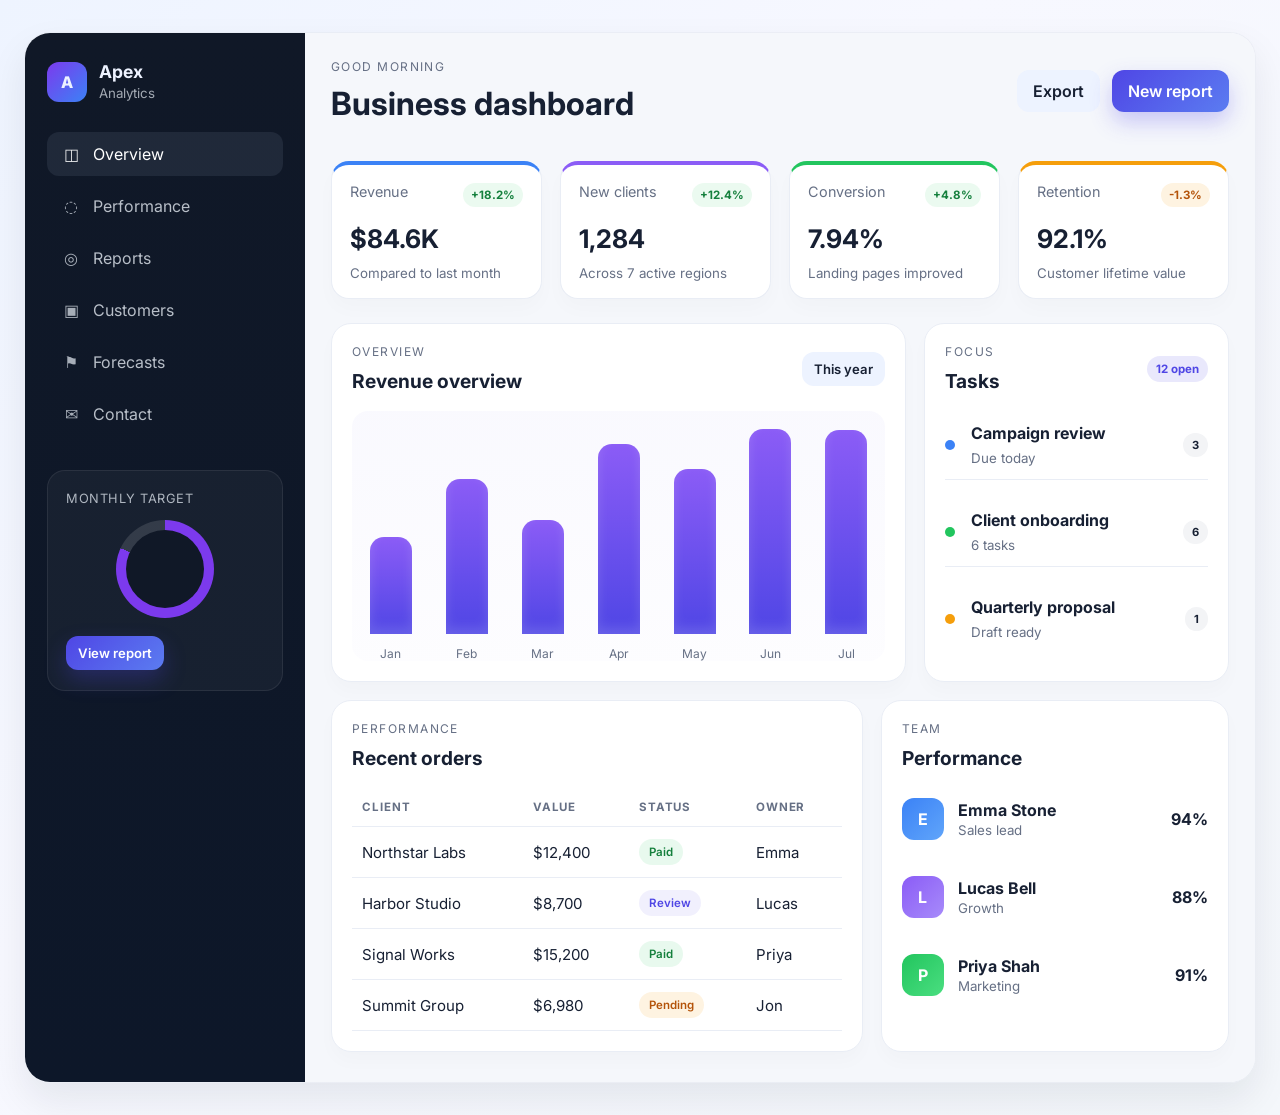
<file: index.html>
<!DOCTYPE html>
<html lang="en">
  <head>
    <meta charset="UTF-8" />
    <meta name="viewport" content="width=device-width, initial-scale=1.0" />
    <title>Apex Dashboard</title>
    <link rel="preconnect" href="https://fonts.googleapis.com" />
    <link rel="preconnect" href="https://fonts.gstatic.com" crossorigin />
    <link href="https://fonts.googleapis.com/css2?family=Inter:wght@400;500;600;700;800&display=swap" rel="stylesheet" />
    <link rel="stylesheet" href="style.css" />
  </head>
  <body>
    <div class="app-shell">
      <aside class="sidebar">
        <div class="brand">
          <div class="brand-mark">A</div>
          <div>
            <span class="brand-name">Apex</span>
            <small>Analytics</small>
          </div>
        </div>

        <nav class="nav" aria-label="Sidebar navigation">
          <a class="nav-item active" href="#">
            <span class="nav-icon">◫</span>
            Overview
          </a>
          <a class="nav-item" href="#">
            <span class="nav-icon">◌</span>
            Performance
          </a>
          <a class="nav-item" href="#">
            <span class="nav-icon">◎</span>
            Reports
          </a>
          <a class="nav-item" href="#">
            <span class="nav-icon">▣</span>
            Customers
          </a>
          <a class="nav-item" href="#">
            <span class="nav-icon">⚑</span>
            Forecasts
          </a>
          <a class="nav-item" href="contact.html">
            <span class="nav-icon">✉</span>
            Contact
          </a>
        </nav>

        <div class="side-card">
          <p class="muted">Monthly target</p>
          <div class="ring-wrap">
            <div class="ring">82%</div>
          </div>
          <button class="primary-btn small">View report</button>
        </div>
      </aside>

      <main class="main-panel">
        <header class="topbar">
          <div>
            <p class="eyebrow">Good morning</p>
            <h1>Business dashboard</h1>
          </div>

          <div class="topbar-actions">
            <button class="ghost-btn">Export</button>
            <button class="primary-btn">New report</button>
          </div>
        </header>

        <section class="stats-grid" aria-label="Key metrics">
          <article class="stat-card accent-blue">
            <div class="stat-header">
              <span>Revenue</span>
              <span class="trend up">+18.2%</span>
            </div>
            <strong>$84.6K</strong>
            <small>Compared to last month</small>
          </article>

          <article class="stat-card accent-purple">
            <div class="stat-header">
              <span>New clients</span>
              <span class="trend up">+12.4%</span>
            </div>
            <strong>1,284</strong>
            <small>Across 7 active regions</small>
          </article>

          <article class="stat-card accent-green">
            <div class="stat-header">
              <span>Conversion</span>
              <span class="trend up">+4.8%</span>
            </div>
            <strong>7.94%</strong>
            <small>Landing pages improved</small>
          </article>

          <article class="stat-card accent-orange">
            <div class="stat-header">
              <span>Retention</span>
              <span class="trend down">-1.3%</span>
            </div>
            <strong>92.1%</strong>
            <small>Customer lifetime value</small>
          </article>
        </section>

        <section class="content-grid">
          <article class="panel chart-panel">
            <div class="panel-header">
              <div>
                <p class="eyebrow">Overview</p>
                <h2>Revenue overview</h2>
              </div>
              <button class="ghost-btn small">This year</button>
            </div>

            <div class="chart-bars" aria-label="Revenue chart">
              <div class="bar-group"><span class="bar" style="height: 42%"></span><label>Jan</label></div>
              <div class="bar-group"><span class="bar" style="height: 67%"></span><label>Feb</label></div>
              <div class="bar-group"><span class="bar" style="height: 49%"></span><label>Mar</label></div>
              <div class="bar-group"><span class="bar" style="height: 82%"></span><label>Apr</label></div>
              <div class="bar-group"><span class="bar" style="height: 71%"></span><label>May</label></div>
              <div class="bar-group"><span class="bar" style="height: 92%"></span><label>Jun</label></div>
              <div class="bar-group"><span class="bar" style="height: 88%"></span><label>Jul</label></div>
            </div>
          </article>

          <article class="panel tasks-panel">
            <div class="panel-header">
              <div>
                <p class="eyebrow">Focus</p>
                <h2>Tasks</h2>
              </div>
              <span class="badge">12 open</span>
            </div>

            <ul class="task-list">
              <li>
                <span class="task-dot blue"></span>
                <div>
                  <strong>Campaign review</strong>
                  <small>Due today</small>
                </div>
                <span class="task-tag">3</span>
              </li>
              <li>
                <span class="task-dot green"></span>
                <div>
                  <strong>Client onboarding</strong>
                  <small>6 tasks</small>
                </div>
                <span class="task-tag">6</span>
              </li>
              <li>
                <span class="task-dot orange"></span>
                <div>
                  <strong>Quarterly proposal</strong>
                  <small>Draft ready</small>
                </div>
                <span class="task-tag">1</span>
              </li>
            </ul>
          </article>
        </section>

        <section class="bottom-grid">
          <article class="panel table-panel">
            <div class="panel-header">
              <div>
                <p class="eyebrow">Performance</p>
                <h2>Recent orders</h2>
              </div>
            </div>

            <table>
              <thead>
                <tr>
                  <th>Client</th>
                  <th>Value</th>
                  <th>Status</th>
                  <th>Owner</th>
                </tr>
              </thead>
              <tbody>
                <tr>
                  <td>Northstar Labs</td>
                  <td>$12,400</td>
                  <td><span class="status paid">Paid</span></td>
                  <td>Emma</td>
                </tr>
                <tr>
                  <td>Harbor Studio</td>
                  <td>$8,700</td>
                  <td><span class="status review">Review</span></td>
                  <td>Lucas</td>
                </tr>
                <tr>
                  <td>Signal Works</td>
                  <td>$15,200</td>
                  <td><span class="status paid">Paid</span></td>
                  <td>Priya</td>
                </tr>
                <tr>
                  <td>Summit Group</td>
                  <td>$6,980</td>
                  <td><span class="status pending">Pending</span></td>
                  <td>Jon</td>
                </tr>
              </tbody>
            </table>
          </article>

          <article class="panel team-panel">
            <div class="panel-header">
              <div>
                <p class="eyebrow">Team</p>
                <h2>Performance</h2>
              </div>
            </div>

            <div class="team-list">
              <div class="member-row">
                <div class="avatar blue">E</div>
                <div>
                  <strong>Emma Stone</strong>
                  <small>Sales lead</small>
                </div>
                <span class="score">94%</span>
              </div>
              <div class="member-row">
                <div class="avatar purple">L</div>
                <div>
                  <strong>Lucas Bell</strong>
                  <small>Growth</small>
                </div>
                <span class="score">88%</span>
              </div>
              <div class="member-row">
                <div class="avatar green">P</div>
                <div>
                  <strong>Priya Shah</strong>
                  <small>Marketing</small>
                </div>
                <span class="score">91%</span>
              </div>
            </div>
          </article>
        </section>
      </main>
    </div>
  </body>
</html>
</file>
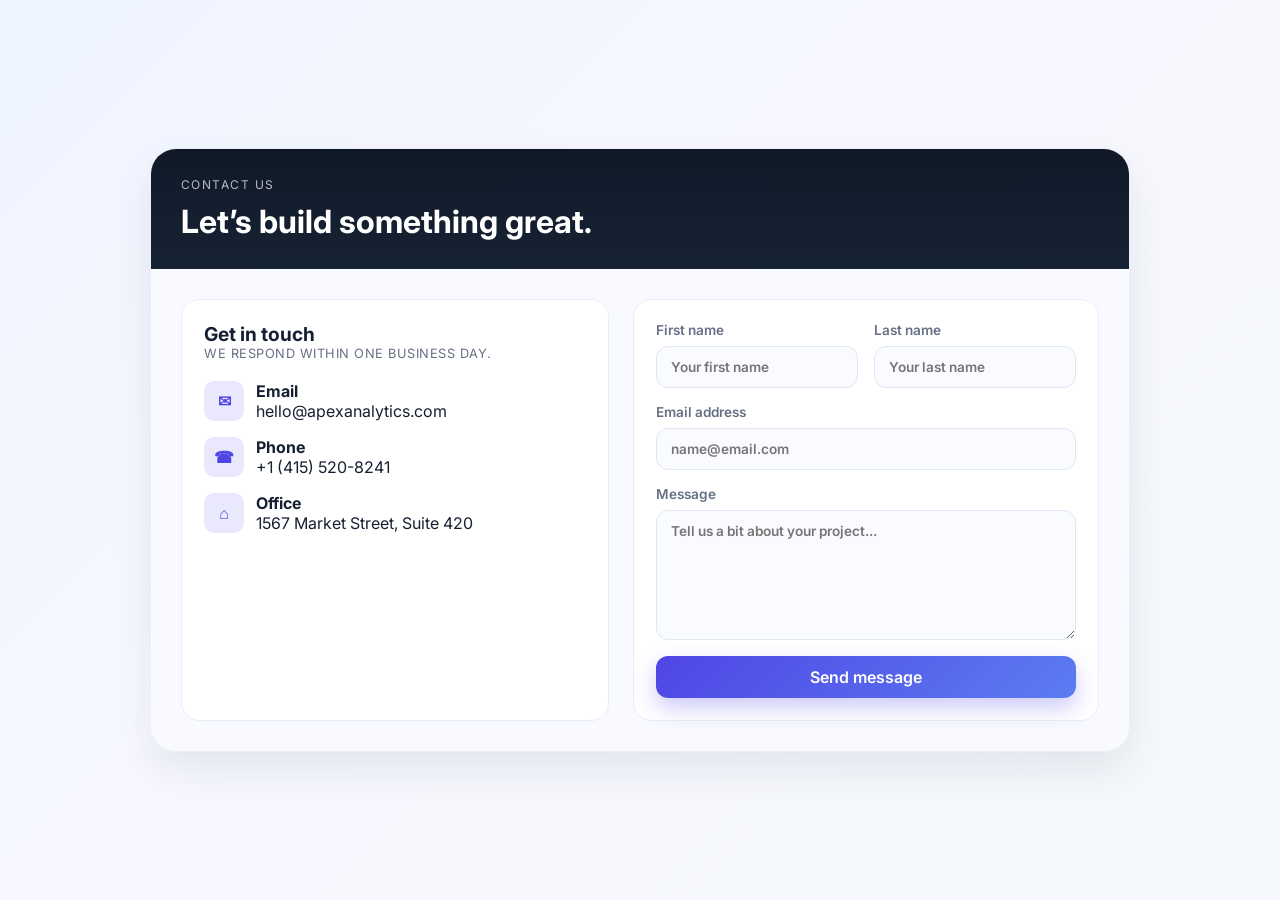
<file: contact.html>
<!DOCTYPE html>
<html lang="en">
  <head>
    <meta charset="UTF-8" />
    <meta name="viewport" content="width=device-width, initial-scale=1.0" />
    <title>Contact | Apex Dashboard</title>
    <link rel="preconnect" href="https://fonts.googleapis.com" />
    <link rel="preconnect" href="https://fonts.gstatic.com" crossorigin />
    <link href="https://fonts.googleapis.com/css2?family=Inter:wght@400;500;600;700;800&display=swap" rel="stylesheet" />
    <link rel="stylesheet" href="style.css" />
    <style>
      body {
        display: grid;
        place-items: center;
        padding: 32px 16px;
      }

      .contact-wrap {
        width: min(980px, 100%);
        background: rgba(255,255,255,0.7);
        border: 1px solid rgba(148,163,184,0.15);
        border-radius: 26px;
        box-shadow: var(--shadow);
        overflow: hidden;
      }

      .contact-header {
        background: linear-gradient(180deg, #101827 0%, #162334 100%);
        color: white;
        padding: 28px 30px;
      }

      .contact-body {
        display: grid;
        grid-template-columns: 1.1fr 1.2fr;
        gap: 24px;
        padding: 30px;
        background: #f8faff;
      }

      .info-card,
      .form-card {
        background: white;
        border: 1px solid var(--line);
        border-radius: 18px;
        padding: 22px;
      }

      .contact-list {
        display: grid;
        gap: 16px;
        margin-top: 20px;
      }

      .contact-item {
        display: flex;
        align-items: center;
        gap: 12px;
      }

      .mini-icon {
        width: 40px;
        height: 40px;
        border-radius: 10px;
        display: grid;
        place-items: center;
        background: rgba(79,70,229,0.12);
        color: var(--primary);
        font-weight: 700;
      }

      form {
        display: grid;
        gap: 16px;
      }

      .field-grid {
        display: grid;
        grid-template-columns: repeat(2, minmax(0, 1fr));
        gap: 16px;
      }

      label {
        display: grid;
        gap: 8px;
        font-size: 0.85rem;
        color: var(--muted);
        font-weight: 600;
      }

      input,
      textarea {
        width: 100%;
        border: 1px solid #dfe7f3;
        border-radius: 12px;
        padding: 12px 14px;
        font: inherit;
        background: #f9fbff;
      }

      textarea {
        min-height: 130px;
        resize: vertical;
      }

      @media (max-width: 720px) {
        .contact-body,
        .field-grid {
          grid-template-columns: 1fr;
        }
      }
    </style>
  </head>
  <body>
    <div class="contact-wrap">
      <header class="contact-header">
        <p class="eyebrow" style="color: rgba(255,255,255,0.7);">Contact us</p>
        <h1 style="color: white;">Let’s build something great.</h1>
      </header>

      <div class="contact-body">
        <section class="info-card">
          <h2>Get in touch</h2>
          <p class="muted" style="color: var(--muted); margin-bottom: 0;">We respond within one business day.</p>

          <div class="contact-list">
            <div class="contact-item">
              <div class="mini-icon">✉</div>
              <div>
                <strong>Email</strong><br />
                <span>hello@apexanalytics.com</span>
              </div>
            </div>
            <div class="contact-item">
              <div class="mini-icon">☎</div>
              <div>
                <strong>Phone</strong><br />
                <span>+1 (415) 520-8241</span>
              </div>
            </div>
            <div class="contact-item">
              <div class="mini-icon">⌂</div>
              <div>
                <strong>Office</strong><br />
                <span>1567 Market Street, Suite 420</span>
              </div>
            </div>
          </div>
        </section>

        <section class="form-card">
          <form>
            <div class="field-grid">
              <label>
                First name
                <input type="text" placeholder="Your first name" />
              </label>
              <label>
                Last name
                <input type="text" placeholder="Your last name" />
              </label>
            </div>

            <label>
              Email address
              <input type="email" placeholder="name@email.com" />
            </label>

            <label>
              Message
              <textarea placeholder="Tell us a bit about your project..."></textarea>
            </label>

            <button class="primary-btn" type="submit">Send message</button>
          </form>
        </section>
      </div>
    </div>
  </body>
</html>
</file>
<file: style.css>
:root {
  --bg: #f4f7fb;
  --panel: #ffffff;
  --panel-alt: #eef3ff;
  --sidebar: #101827;
  --sidebar-soft: #182235;
  --text: #172033;
  --muted: #667085;
  --line: #e9edf5;
  --primary: #4f46e5;
  --primary-soft: rgba(79, 70, 229, 0.12);
  --blue: #3b82f6;
  --purple: #8b5cf6;
  --green: #22c55e;
  --orange: #f59e0b;
  --shadow: 0 18px 38px rgba(15, 23, 42, 0.08);
}

* {
  box-sizing: border-box;
}

html {
  scroll-behavior: smooth;
}

body {
  margin: 0;
  min-height: 100vh;
  font-family: "Inter", sans-serif;
  background: linear-gradient(135deg, #eef4ff 0%, #f7f8ff 40%, #f4f7fb 100%);
  color: var(--text);
}

button,
a {
  font: inherit;
}

.app-shell {
  width: min(1400px, calc(100% - 48px));
  margin: 32px auto;
  display: grid;
  grid-template-columns: 280px 1fr;
  background: rgba(255, 255, 255, 0.48);
  border: 1px solid rgba(148, 163, 184, 0.15);
  box-shadow: var(--shadow);
  backdrop-filter: blur(10px);
  border-radius: 26px;
  overflow: hidden;
}

.sidebar {
  background: linear-gradient(180deg, var(--sidebar) 0%, #0d1729 100%);
  color: #edf2ff;
  padding: 28px 22px;
}

.brand {
  display: flex;
  align-items: center;
  gap: 12px;
  margin-bottom: 30px;
}

.brand-mark {
  display: grid;
  place-items: center;
  width: 40px;
  height: 40px;
  border-radius: 12px;
  background: linear-gradient(135deg, #7c3aed, #3b82f6);
  font-weight: 800;
}

.brand-name {
  display: block;
  font-size: 1.1rem;
  font-weight: 700;
}

.brand small {
  color: rgba(226, 232, 240, 0.7);
}

.nav {
  display: flex;
  flex-direction: column;
  gap: 8px;
}

.nav-item {
  display: flex;
  align-items: center;
  gap: 12px;
  padding: 12px 14px;
  border-radius: 12px;
  color: rgba(226, 232, 240, 0.8);
  text-decoration: none;
  transition: all 0.2s ease;
}

.nav-item:hover,
.nav-item.active {
  background: rgba(148, 163, 184, 0.12);
  color: #fff;
}

.nav-icon {
  width: 20px;
  display: inline-block;
  text-align: center;
  opacity: 0.9;
}

.side-card {
  margin-top: 34px;
  background: rgba(255, 255, 255, 0.04);
  border: 1px solid rgba(255, 255, 255, 0.08);
  border-radius: 18px;
  padding: 20px 18px;
}

.muted {
  margin: 0 0 14px;
  color: rgba(226, 232, 240, 0.75);
  font-size: 0.8rem;
  letter-spacing: 0.04em;
  text-transform: uppercase;
}

.ring-wrap {
  display: grid;
  place-items: center;
  margin-bottom: 18px;
}

.ring {
  width: 98px;
  height: 98px;
  display: grid;
  place-items: center;
  border-radius: 50%;
  background: conic-gradient(#7c3aed 0 82%, rgba(255,255,255,0.12) 82% 100%);
  font-weight: 700;
  color: #fff;
  position: relative;
}

.ring::before {
  content: "";
  position: absolute;
  inset: 10px;
  border-radius: 50%;
  background: var(--sidebar);
}

.ring {
  z-index: 1;
}

.primary-btn,
.ghost-btn {
  border: none;
  border-radius: 12px;
  padding: 11px 16px;
  font-weight: 600;
  cursor: pointer;
  transition: transform 0.2s ease, box-shadow 0.2s ease;
}

.primary-btn {
  background: linear-gradient(135deg, var(--primary) 0%, #5b7cf1 100%);
  color: white;
  box-shadow: 0 10px 22px rgba(79, 70, 229, 0.28);
}

.primary-btn:hover,
.ghost-btn:hover {
  transform: translateY(-1px);
}

.ghost-btn {
  background: #edf3ff;
  color: var(--text);
}

.small {
  padding: 9px 12px;
  font-size: 0.82rem;
}

.main-panel {
  background: rgba(244, 247, 251, 0.9);
  padding: 26px 26px 30px;
}

.topbar {
  display: flex;
  justify-content: space-between;
  align-items: center;
  gap: 16px;
  padding-bottom: 20px;
}

.eyebrow {
  margin: 0 0 10px;
  font-size: 0.75rem;
  letter-spacing: 0.12em;
  text-transform: uppercase;
  color: var(--muted);
}

h1, h2 {
  margin: 0;
}

h1 {
  font-size: clamp(1.8rem, 2.5vw, 2.7rem);
}

h2 {
  font-size: 1.2rem;
}

.topbar-actions {
  display: flex;
  gap: 12px;
}

.stats-grid {
  display: grid;
  gap: 18px;
  grid-template-columns: repeat(4, minmax(180px, 1fr));
  margin: 18px 0 24px;
}

.stat-card {
  background: var(--panel);
  border: 1px solid var(--line);
  border-radius: 18px;
  padding: 18px 18px 16px;
  box-shadow: 0 10px 20px rgba(15, 23, 42, 0.02);
}

.stat-card strong {
  display: block;
  margin: 16px 0 8px;
  font-size: clamp(1.5rem, 2vw, 2rem);
}

.stat-card small {
  color: var(--muted);
}

.stat-header {
  display: flex;
  justify-content: space-between;
  gap: 12px;
  font-size: 0.9rem;
  color: var(--muted);
}

.trend {
  font-size: 0.72rem;
  font-weight: 700;
  border-radius: 999px;
  padding: 5px 8px;
}

.trend.up {
  background: rgba(34, 197, 94, 0.09);
  color: #15803d;
}

.trend.down {
  background: rgba(245, 158, 11, 0.12);
  color: #b45309;
}

.accent-blue { border-top: 4px solid var(--blue); }
.accent-purple { border-top: 4px solid var(--purple); }
.accent-green { border-top: 4px solid var(--green); }
.accent-orange { border-top: 4px solid var(--orange); }

.content-grid,
.bottom-grid {
  display: grid;
  gap: 18px;
}

.content-grid {
  grid-template-columns: 1.7fr 0.9fr;
  margin-bottom: 18px;
}

.bottom-grid {
  grid-template-columns: 1.45fr 0.95fr;
}

.panel {
  background: var(--panel);
  border: 1px solid var(--line);
  border-radius: 20px;
  padding: 20px;
  box-shadow: 0 10px 18px rgba(15, 23, 42, 0.02);
}

.panel-header {
  display: flex;
  justify-content: space-between;
  align-items: center;
  gap: 12px;
  margin-bottom: 18px;
}

.badge {
  background: var(--primary-soft);
  color: var(--primary);
  border-radius: 999px;
  padding: 6px 9px;
  font-size: 0.72rem;
  font-weight: 700;
}

.chart-bars {
  height: 250px;
  display: flex;
  align-items: end;
  justify-content: space-between;
  gap: 14px;
  padding: 18px 8px 0;
  border-radius: 16px;
  background: linear-gradient(180deg, rgba(79,70,229,0.03), rgba(79,70,229,0.01));
}

.bar-group {
  flex: 1;
  height: 100%;
  display: flex;
  flex-direction: column;
  justify-content: end;
  align-items: center;
  gap: 12px;
}

.bar {
  width: 100%;
  max-width: 42px;
  min-height: 24px;
  border-radius: 14px 14px 0 0;
  background: linear-gradient(180deg, #8b5cf6 0%, #4f46e5 100%);
  box-shadow: inset 0 -6px 12px rgba(255,255,255,0.15);
}

.bar-group label {
  font-size: 0.75rem;
  color: var(--muted);
}

.task-list {
  list-style: none;
  margin: 0;
  padding: 0;
  display: flex;
  flex-direction: column;
  gap: 18px;
}

.task-list li {
  display: grid;
  grid-template-columns: 12px 1fr auto;
  gap: 14px;
  align-items: center;
  padding: 12px 0;
  border-bottom: 1px solid var(--line);
}

.task-list li:last-child {
  border-bottom: none;
}

.task-dot {
  width: 10px;
  height: 10px;
  border-radius: 50%;
  display: inline-block;
}

.task-dot.blue { background: var(--blue); }
.task-dot.green { background: var(--green); }
.task-dot.orange { background: var(--orange); }

.task-list strong {
  display: block;
  margin-bottom: 4px;
}

.task-list small {
  color: var(--muted);
}

.task-tag {
  background: #f3f4f6;
  color: var(--text);
  border-radius: 999px;
  padding: 5px 9px;
  font-size: 0.7rem;
  font-weight: 700;
}

table {
  width: 100%;
  border-collapse: collapse;
  font-size: 0.94rem;
}

th,
td {
  padding: 12px 10px;
  text-align: left;
  border-bottom: 1px solid var(--line);
}

th {
  color: var(--muted);
  font-size: 0.72rem;
  letter-spacing: 0.08em;
  text-transform: uppercase;
  font-weight: 700;
}

.status {
  display: inline-block;
  padding: 6px 10px;
  border-radius: 999px;
  font-size: 0.72rem;
  font-weight: 600;
}

.status.paid {
  background: rgba(34, 197, 94, 0.1);
  color: #15803d;
}

.status.review {
  background: rgba(79, 70, 229, 0.08);
  color: var(--primary);
}

.status.pending {
  background: rgba(245, 158, 11, 0.12);
  color: #b45309;
}

.team-list {
  display: flex;
  flex-direction: column;
  gap: 16px;
}

.member-row {
  display: grid;
  grid-template-columns: 44px 1fr auto;
  gap: 12px;
  align-items: center;
  padding: 10px 0;
}

.avatar {
  width: 42px;
  height: 42px;
  display: grid;
  place-items: center;
  border-radius: 12px;
  color: white;
  font-weight: 700;
}

.avatar.blue { background: linear-gradient(135deg, #3b82f6, #60a5fa); }
.avatar.purple { background: linear-gradient(135deg, #8b5cf6, #a78bfa); }
.avatar.green { background: linear-gradient(135deg, #22c55e, #4ade80); }

.member-row small {
  display: block;
  margin-top: 2px;
  color: var(--muted);
}

.score {
  font-weight: 700;
  color: var(--text);
}

@media (max-width: 1100px) {
  .app-shell {
    grid-template-columns: 1fr;
  }

  .sidebar {
    padding-bottom: 18px;
  }

  .stats-grid {
    grid-template-columns: repeat(2, minmax(180px, 1fr));
  }

  .content-grid,
  .bottom-grid {
    grid-template-columns: 1fr;
  }
}

@media (max-width: 620px) {
  .app-shell {
    width: min(100% - 18px, 600px);
    margin: 16px auto;
    border-radius: 18px;
  }

  .main-panel {
    padding: 18px 16px 22px;
  }

  .topbar {
    flex-direction: column;
    align-items: flex-start;
  }

  .topbar-actions {
    width: 100%;
  }

  .topbar-actions button {
    flex: 1;
  }

  .stats-grid {
    grid-template-columns: 1fr;
  }

  .panel,
  .stat-card {
    border-radius: 16px;
  }

  th,
  td {
    padding: 10px 6px;
    font-size: 0.8rem;
  }
}
</file>
